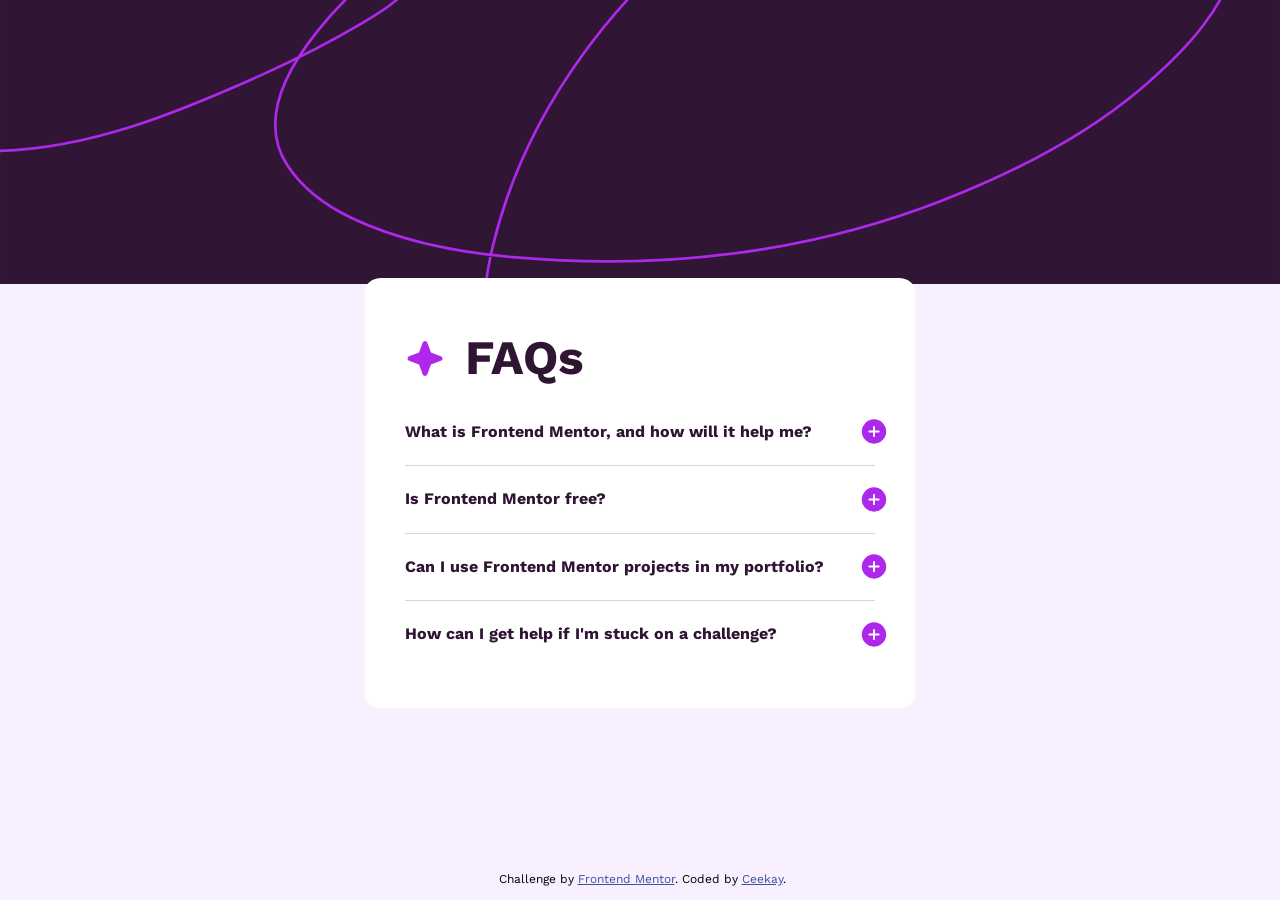
<file: index.html>
<!DOCTYPE html>
<html lang="en">
<head>
  <meta charset="UTF-8">
  <meta name="viewport" content="width=device-width, initial-scale=1.0"> <!-- displays site properly based on user's device -->

  <link rel="icon" type="image/png" sizes="32x32" href="images/favicon-32x32.png">
  <link rel="preconnect" href="https://fonts.googleapis.com">
  <link rel="preconnect" href="https://fonts.gstatic.com" crossorigin>
  <link rel="stylesheet" href="styles.css">
    
  <title>Frontend Mentor | FAQ accordion</title>
</head>
<body>

  <div class="content">

    <div class="heading">
      <img src="images/icon-star.svg" alt="star">
      <h1>FAQs</h1>
    </div>
    
    <div class="sub-head">
      <h4 onclick="toggle('b1', 'd1')">What is Frontend Mentor, and how will it help me?</h4>
      <button onclick="toggle('b1', 'd1')">
        <img id="b1" src="images/icon-plus.svg" alt="plus">
      </button>
    </div>
    
    <div class="details">
      <p id="d1">
        Frontend Mentor offers realistic coding challenges to help developers improve their 
        frontend coding skills with projects in HTML, CSS, and JavaScript. It's suitable for 
        all levels and ideal for portfolio building.
      </p>
    </div>

    <div class="sub-head">
      <h4 onclick="toggle('b2', 'd2')">Is Frontend Mentor free?</h4>
      <button onclick="toggle('b2', 'd2')">
        <img id="b2" src="images/icon-plus.svg" alt="plus">
      </button>
    </div>

    <div class="details">
      <p id="d2">
        Yes, Frontend Mentor offers both free and premium coding challenges, with the free 
        option providing access to a range of projects suitable for all skill levels.
      </p>
    </div>

    <div class="sub-head">
      <h4 onclick="toggle('b3', 'd3')">Can I use Frontend Mentor projects in my portfolio?</h4>
      <button onclick="toggle('b3', 'd3')">
        <img id="b3" src="images/icon-plus.svg" alt="plus">
      </button>
    </div>

    <div class="details">
      <p id="d3">
        Yes, you can use projects completed on Frontend Mentor in your portfolio. It's an excellent
        way to showcase your skills to potential employers!
      </p>
    </div>

    <div class="sub-head">
      <h4 onclick="toggle('b4', 'd4')">How can I get help if I'm stuck on a challenge?</h4>
      <button onclick="toggle('b4', 'd4')">
        <img id="b4" src="images/icon-plus.svg" alt="plus">
      </button>
    </div>

    <div>
      <p id="d4">
        The best place to get help is inside Frontend Mentor's Discord community. There's a help 
        channel where you can ask questions and seek support from other community members.
      </p>
    </div>
  </div>
  
  <div class="attribution">
    <pre> Challenge by <a href="https://www.frontendmentor.io?ref=challenge" target="_blank">Frontend Mentor</a>. Coded by <a href="https://github.com/C-e-e-k-a-y">Ceekay</a>.</pre>
  </div>

  <script src="index.js"></script>
</body>
</html>
</file>
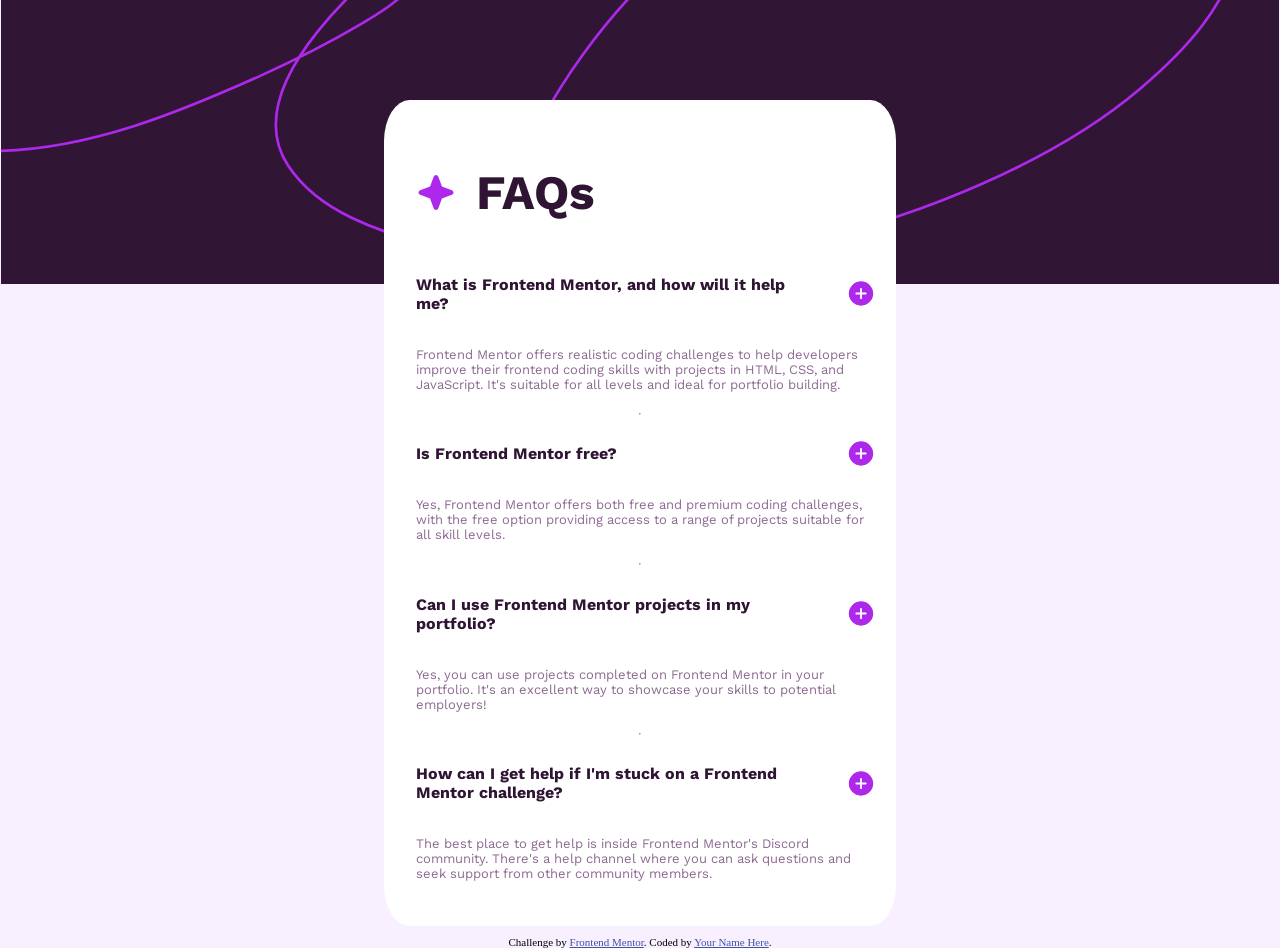
<file: faq-accordion-main/index.html>
<!DOCTYPE html>
<html lang="en">
<head>
  <meta charset="UTF-8">
  <meta name="viewport" content="width=device-width, initial-scale=1.0"> <!-- displays site properly based on user's device -->

  <link rel="icon" type="image/png" sizes="32x32" href="./assets/images/favicon-32x32.png">
  <link rel="preconnect" href="https://fonts.googleapis.com">
  <link rel="preconnect" href="https://fonts.gstatic.com" crossorigin>
  <link href="https://fonts.googleapis.com/css2?family=Work+Sans:wght@400;600;700&display=swap" rel="stylesheet">
    
  <title>Frontend Mentor | FAQ accordion</title>

  <!-- Feel free to remove these styles or customise in your own stylesheet 👍 -->
  <style>

    /* *{
      outline: dotted 5px;
    } */

    /* body {
      height: 100vw;
      max-width: fit-content;
      background-color: hsl(275, 100%, 97%);
      /* display: flex;
      flex-direction: column;
      justify-content: center;
      align-items: center; 
    } */

    body {
      width: auto;
      height: auto;
      background: url('assets/images/background-pattern-desktop.svg') no-repeat;
      background-color: hsl(275, 100%, 97%);
      background-size: contain;
      background-attachment: fixed;
      position: relative;
      top: 100px;
      box-sizing: border-box;
      margin: 0;
      padding: 0;
    }

    /*body {
      min-height: 100vh;
      min-width: 400px;
      display: flex;
      flex-direction: column;
      justify-content: space-between;
      font-family: 'Work Sans' sans-serif;
      font-size: 16px;
      line-height: 1.5;
      background: url('assets/images/background-pattern-desktop.svg') no-repeat;
      background-color: var(--Light--pink);
      background-position: top;
      background-size: 100%;
      background-attachment: fixed;
    }*/

    .content {
      margin: 0 30%;
      padding: 2em;
      background-color: hsl(0, 0%, 100%);
      border-radius: 5%;
      display: flex;
      flex-direction: column;
      justify-content: space-between;
      font-family:'Work Sans', sans-serif;
      font-size: 16px;
      position: relative;
    }

    .heading {
      display: inherit;
      align-items: center;
      gap: 20px;
      font-size:x-large;
      color: hsl(292, 42%, 14%);
    }

    .sub-head {
      display: inherit;
      align-items: center;
      font-size: medium;
      width: 90%;
      color: hsl(292, 42%, 14%);
    }

    .button {
      display: inherit;
      position: absolute;
      right: 20px;
    }

    .details {
      font-weight: 400;
      font-size: small;
      color: hsl(292, 16%, 49%);
    }

    .attribution {
      font-size: 11px;
      text-align: center;
      margin: 10px auto 0;
      position: relative;
      bottom: 0;
    }

    .attribution a { color: hsl(228, 45%, 44%); }

  </style>
</head>
<body>

  <div class="content">

    <div class="heading">
      <img src="assets/images/icon-star.svg" alt="star">
      <h1>FAQs</h1>
    </div>
    
    <div class="sub-head">
      <h4>What is Frontend Mentor, and how will it help me?</h4>
      <img class="button" src="assets/images/icon-plus.svg" alt="plus">
    </div>
    
    <div class="details">
      <p>
        Frontend Mentor offers realistic coding challenges to help developers improve their 
        frontend coding skills with projects in HTML, CSS, and JavaScript. It's suitable for 
        all levels and ideal for portfolio building.
      </p>
    </div>
    <hr>

    <div class="sub-head">
      <h4>Is Frontend Mentor free?</h4>
      <img class="button" src="assets/images/icon-plus.svg" alt="plus">
    </div>

    <div class="details">
      <p>
        Yes, Frontend Mentor offers both free and premium coding challenges, with the free 
        option providing access to a range of projects suitable for all skill levels.
      </p>
    </div>
    <hr>

    <div class="sub-head">
      <h4>Can I use Frontend Mentor projects in my portfolio?</h4>
      <img class="button" src="assets/images/icon-plus.svg" alt="plus">
    </div>

    <div class="details">
      <p>
        Yes, you can use projects completed on Frontend Mentor in your portfolio. It's an excellent
        way to showcase your skills to potential employers!
      </p>
    </div>
    <hr>

    <div class="sub-head">
      <h4>How can I get help if I'm stuck on a Frontend Mentor challenge?</h4>
      <img class="button" src="assets/images/icon-plus.svg" alt="plus">
    </div>

    <div class="details">
      <p>
        The best place to get help is inside Frontend Mentor's Discord community. There's a help 
        channel where you can ask questions and seek support from other community members.
      </p>
    </div>
  </div>
  
  <div class="attribution">
    Challenge by <a href="https://www.frontendmentor.io?ref=challenge" target="_blank">Frontend Mentor</a>. 
    Coded by <a href="#">Your Name Here</a>.
  </div>
</body>
</html>
</file>
<file: styles.css>
@import URL('https://fonts.googleapis.com/css2?family=Work+Sans:wght@400;600;700&display=swap');

* {
    box-sizing: border-box;
}

body {
    min-height: 100vh;
    min-width: 400px;
    margin: 0;
    padding-top: 10%;
    display: flex;
    flex-direction: column;
    justify-content: space-between;
    font-family: 'Work Sans' sans-serif;
    font-size: 20px;
    line-height: 1.5;
    background: url('images/background-pattern-desktop.svg') no-repeat;
    background-color: hsl(275, 100%, 97%);
    background-position: top;
    background-size: 100%;
    background-attachment: fixed;
}

h4:hover{
    cursor: pointer;
    color: #AD28EB;
}

.content {
    width: 43%;
    margin: auto;
    padding: 2em;
    background-color: hsl(0, 0%, 100%);
    border-radius: 3%;
    display: flex;
    flex-direction: column;
    justify-content: space-between;
    font-family:'Work Sans', sans-serif;
    font-size: 20px;
    position: relative;
}

.heading {
    display: inherit;
    align-items: center;
    gap: 20px;
    font-size: x-large;
    font-weight: 700;
    height: 5rem;
    color: hsl(292, 42%, 14%);
}

.sub-head {
    display: inherit;
    align-items: center;
    font-size: 16px;
    width: 90%;
    color: hsl(292, 42%, 14%);
}

button {
    display: inherit;
    position: absolute;
    right: 20px;
    border: none;
    background: none;
}

button:hover {
    cursor: pointer;
}

.details {
    border-bottom: 1px solid hsla(292, 16%, 49%, 0.3);
    font-size: 16px;
}

p {
    font-weight: 400;
    font-size: 16px;
    color: hsl(292, 16%, 49%);
    display: none;
}

.attribution {
    display: flex;
    font-size: 12px;
    text-align: center;
    margin: 0 auto;
    justify-content: center;
    align-items: flex-end;
}

.attribution a { color: hsl(228, 45%, 44%); }

.attribution pre {
    font-family:'Work Sans', sans-serif;
}

@media (max-width: 768px) {
    body {
        background-size: 150%;
    }

    .content {
        width: 70%;
        padding: 2em;
        font-size: 16px;
    }
  }

  @media (max-width: 426px) {

    body {
        background: url('images/background-pattern-mobile.svg') no-repeat;
        min-height: 100vh;
        min-width: 320px;
        font-size: 12px;
    }

    .heading {
        font-size: 12px;
        height: 2rem;
    }

    .content {
        width: 90%;
        padding: 2em;
    }

    .sub-head {
        width: 80%;
        font-size: 12px;
    }

    .details {
        font-size: 12px;
    }
  }
</file>
